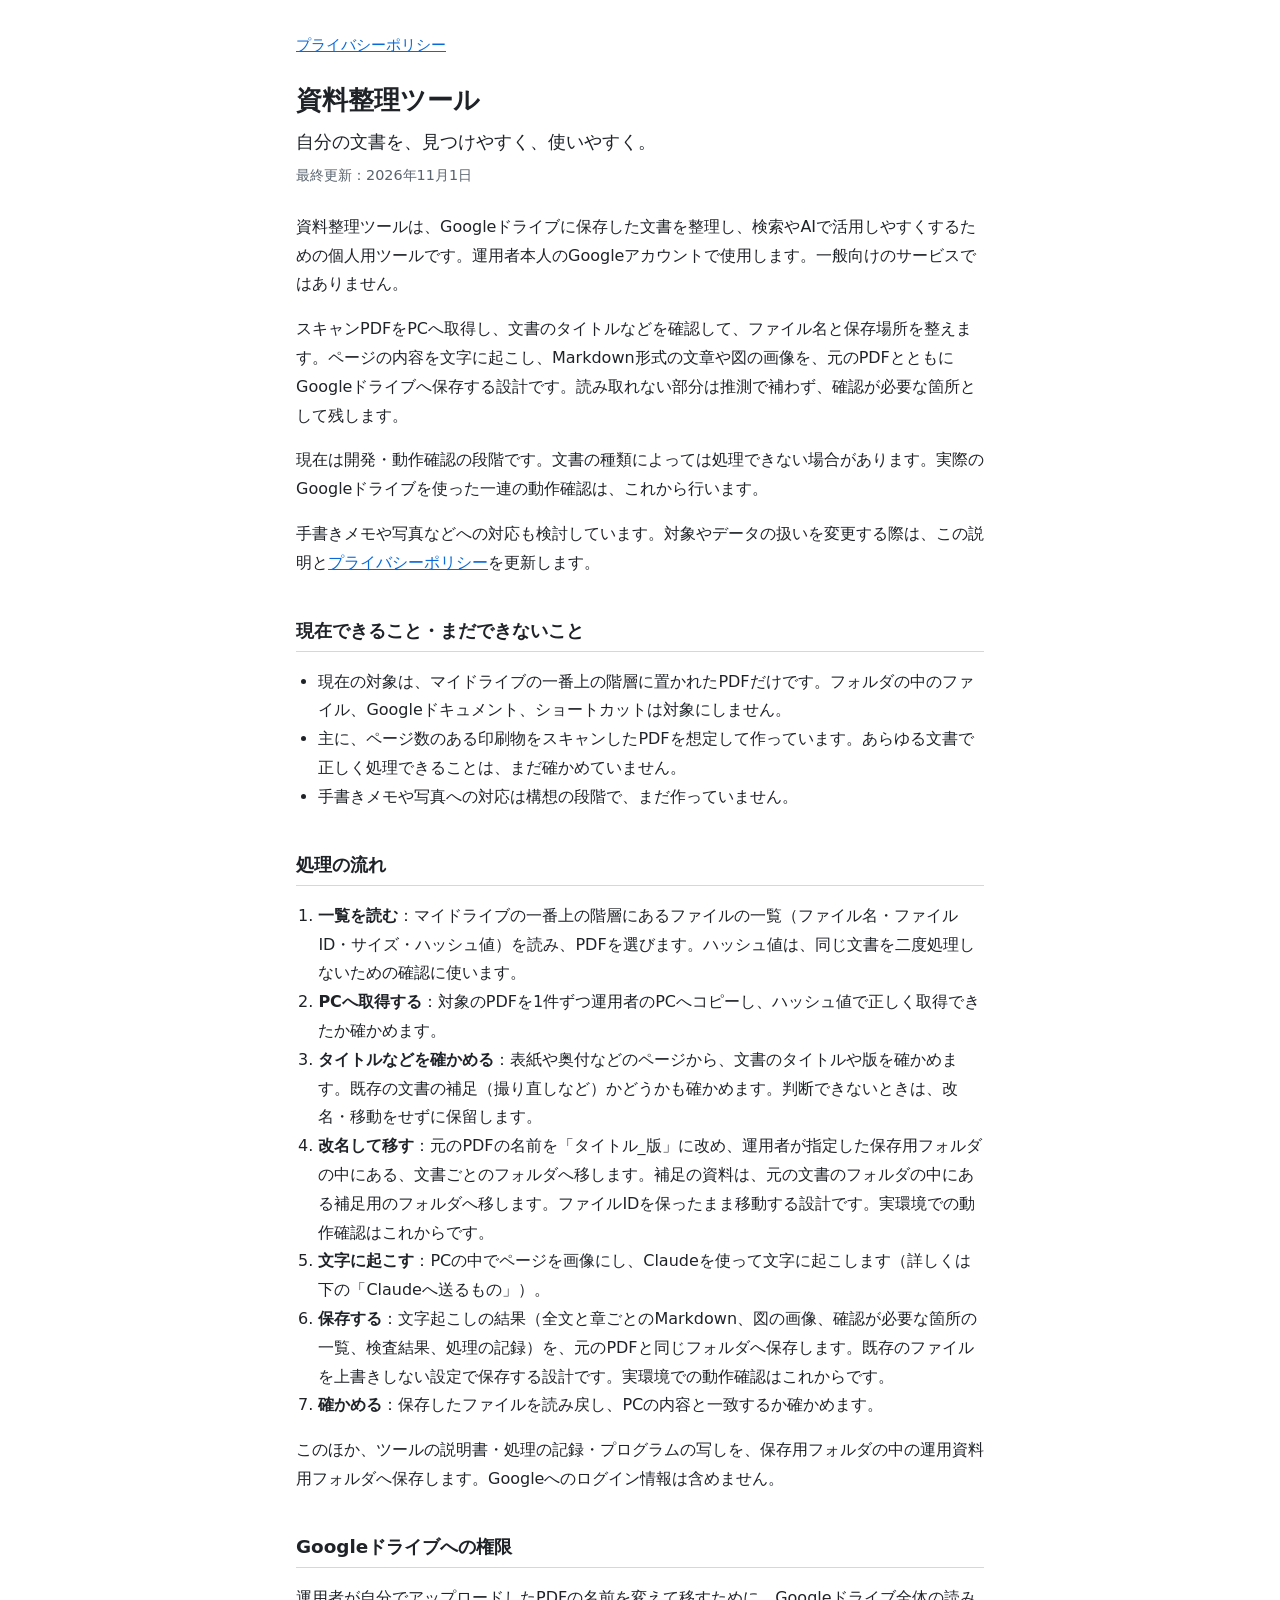
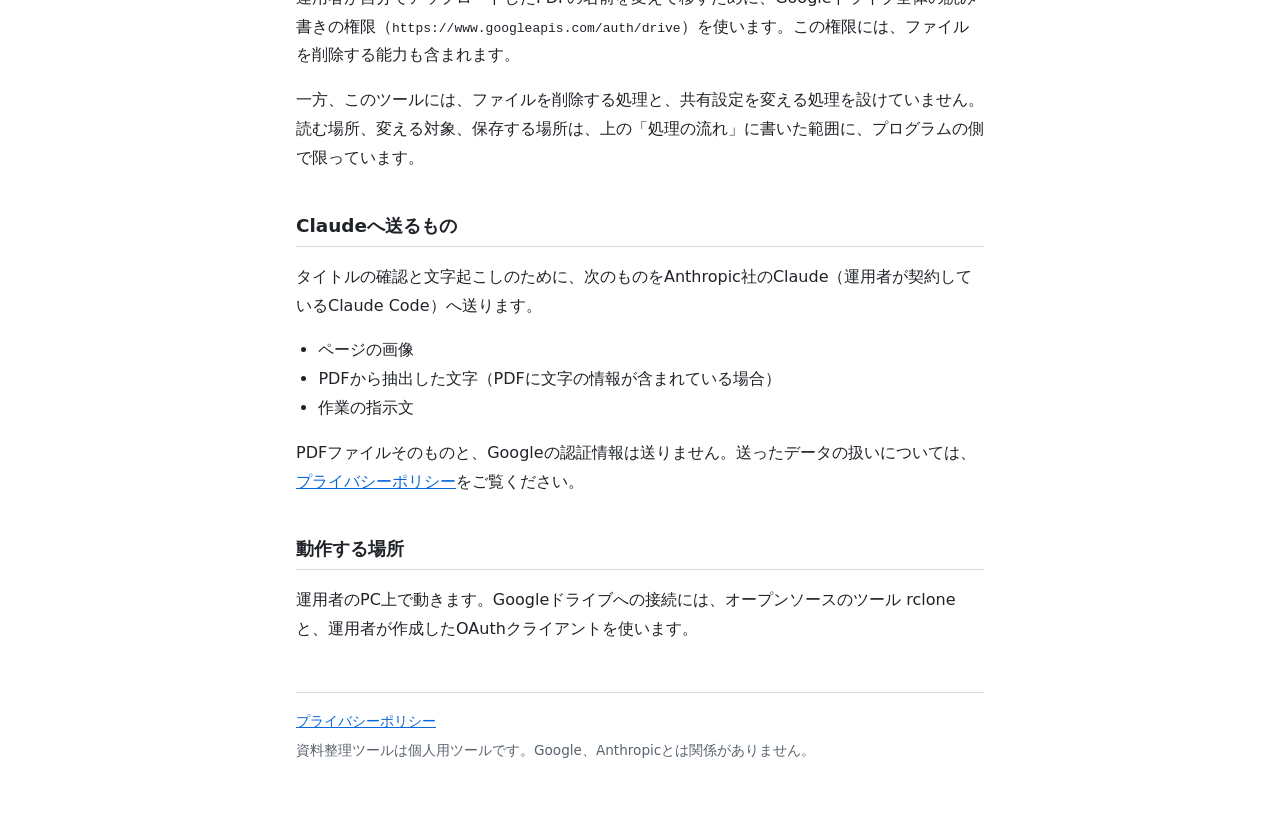
<file: index.html>
<!doctype html>
<html lang="ja">
<head>
<meta charset="utf-8">
<meta name="viewport" content="width=device-width, initial-scale=1">
<title>資料整理ツール</title>
<meta name="description" content="Googleドライブに保存した文書を整理する個人用ツールの説明">
<link rel="stylesheet" href="style.css">
</head>
<body>
<main>
<nav><a href="privacy.html">プライバシーポリシー</a></nav>

<h1>資料整理ツール</h1>
<p class="lead">自分の文書を、見つけやすく、使いやすく。</p>
<p class="meta">最終更新：2026年11月1日</p>

<p>資料整理ツールは、Googleドライブに保存した文書を整理し、検索やAIで活用しやすくするための個人用ツールです。運用者本人のGoogleアカウントで使用します。一般向けのサービスではありません。</p>
<p>スキャンPDFをPCへ取得し、文書のタイトルなどを確認して、ファイル名と保存場所を整えます。ページの内容を文字に起こし、Markdown形式の文章や図の画像を、元のPDFとともにGoogleドライブへ保存する設計です。読み取れない部分は推測で補わず、確認が必要な箇所として残します。</p>
<p>現在は開発・動作確認の段階です。文書の種類によっては処理できない場合があります。実際のGoogleドライブを使った一連の動作確認は、これから行います。</p>
<p>手書きメモや写真などへの対応も検討しています。対象やデータの扱いを変更する際は、この説明と<a href="privacy.html">プライバシーポリシー</a>を更新します。</p>

<h2>現在できること・まだできないこと</h2>
<ul>
  <li>現在の対象は、マイドライブの一番上の階層に置かれたPDFだけです。フォルダの中のファイル、Googleドキュメント、ショートカットは対象にしません。</li>
  <li>主に、ページ数のある印刷物をスキャンしたPDFを想定して作っています。あらゆる文書で正しく処理できることは、まだ確かめていません。</li>
  <li>手書きメモや写真への対応は構想の段階で、まだ作っていません。</li>
</ul>

<h2>処理の流れ</h2>
<ol>
  <li><strong>一覧を読む</strong>：マイドライブの一番上の階層にあるファイルの一覧（ファイル名・ファイルID・サイズ・ハッシュ値）を読み、PDFを選びます。ハッシュ値は、同じ文書を二度処理しないための確認に使います。</li>
  <li><strong>PCへ取得する</strong>：対象のPDFを1件ずつ運用者のPCへコピーし、ハッシュ値で正しく取得できたか確かめます。</li>
  <li><strong>タイトルなどを確かめる</strong>：表紙や奥付などのページから、文書のタイトルや版を確かめます。既存の文書の補足（撮り直しなど）かどうかも確かめます。判断できないときは、改名・移動をせずに保留します。</li>
  <li><strong>改名して移す</strong>：元のPDFの名前を「タイトル_版」に改め、運用者が指定した保存用フォルダの中にある、文書ごとのフォルダへ移します。補足の資料は、元の文書のフォルダの中にある補足用のフォルダへ移します。ファイルIDを保ったまま移動する設計です。実環境での動作確認はこれからです。</li>
  <li><strong>文字に起こす</strong>：PCの中でページを画像にし、Claudeを使って文字に起こします（詳しくは下の「Claudeへ送るもの」）。</li>
  <li><strong>保存する</strong>：文字起こしの結果（全文と章ごとのMarkdown、図の画像、確認が必要な箇所の一覧、検査結果、処理の記録）を、元のPDFと同じフォルダへ保存します。既存のファイルを上書きしない設定で保存する設計です。実環境での動作確認はこれからです。</li>
  <li><strong>確かめる</strong>：保存したファイルを読み戻し、PCの内容と一致するか確かめます。</li>
</ol>
<p>このほか、ツールの説明書・処理の記録・プログラムの写しを、保存用フォルダの中の運用資料用フォルダへ保存します。Googleへのログイン情報は含めません。</p>

<h2>Googleドライブへの権限</h2>
<p>運用者が自分でアップロードしたPDFの名前を変えて移すために、Googleドライブ全体の読み書きの権限（<code>https://www.googleapis.com/auth/drive</code>）を使います。この権限には、ファイルを削除する能力も含まれます。</p>
<p>一方、このツールには、ファイルを削除する処理と、共有設定を変える処理を設けていません。読む場所、変える対象、保存する場所は、上の「処理の流れ」に書いた範囲に、プログラムの側で限っています。</p>

<h2>Claudeへ送るもの</h2>
<p>タイトルの確認と文字起こしのために、次のものをAnthropic社のClaude（運用者が契約しているClaude Code）へ送ります。</p>
<ul>
  <li>ページの画像</li>
  <li>PDFから抽出した文字（PDFに文字の情報が含まれている場合）</li>
  <li>作業の指示文</li>
</ul>
<p>PDFファイルそのものと、Googleの認証情報は送りません。送ったデータの扱いについては、<a href="privacy.html">プライバシーポリシー</a>をご覧ください。</p>

<h2>動作する場所</h2>
<p>運用者のPC上で動きます。Googleドライブへの接続には、オープンソースのツール rclone と、運用者が作成したOAuthクライアントを使います。</p>

<footer>
  <p><a href="privacy.html">プライバシーポリシー</a></p>
  <p>資料整理ツールは個人用ツールです。Google、Anthropicとは関係がありません。</p>
</footer>
</main>
</body>
</html>
</file>
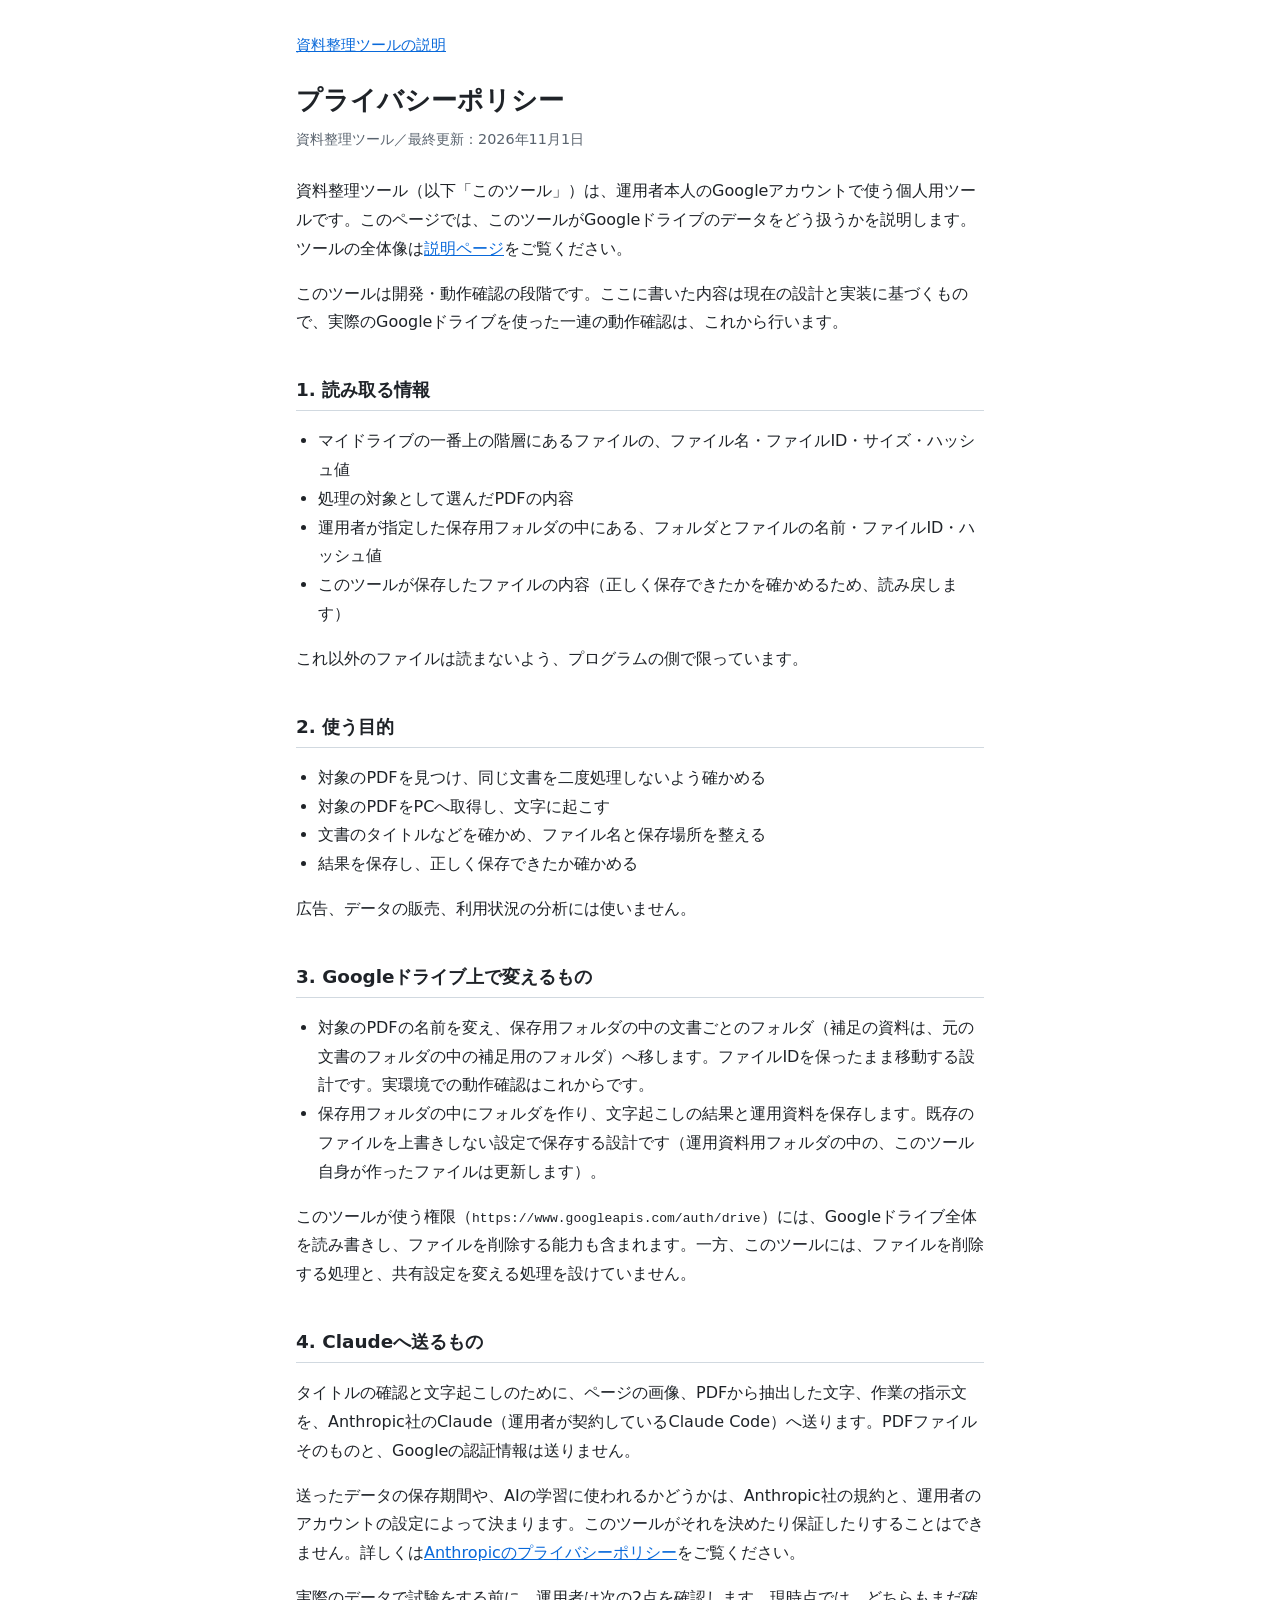
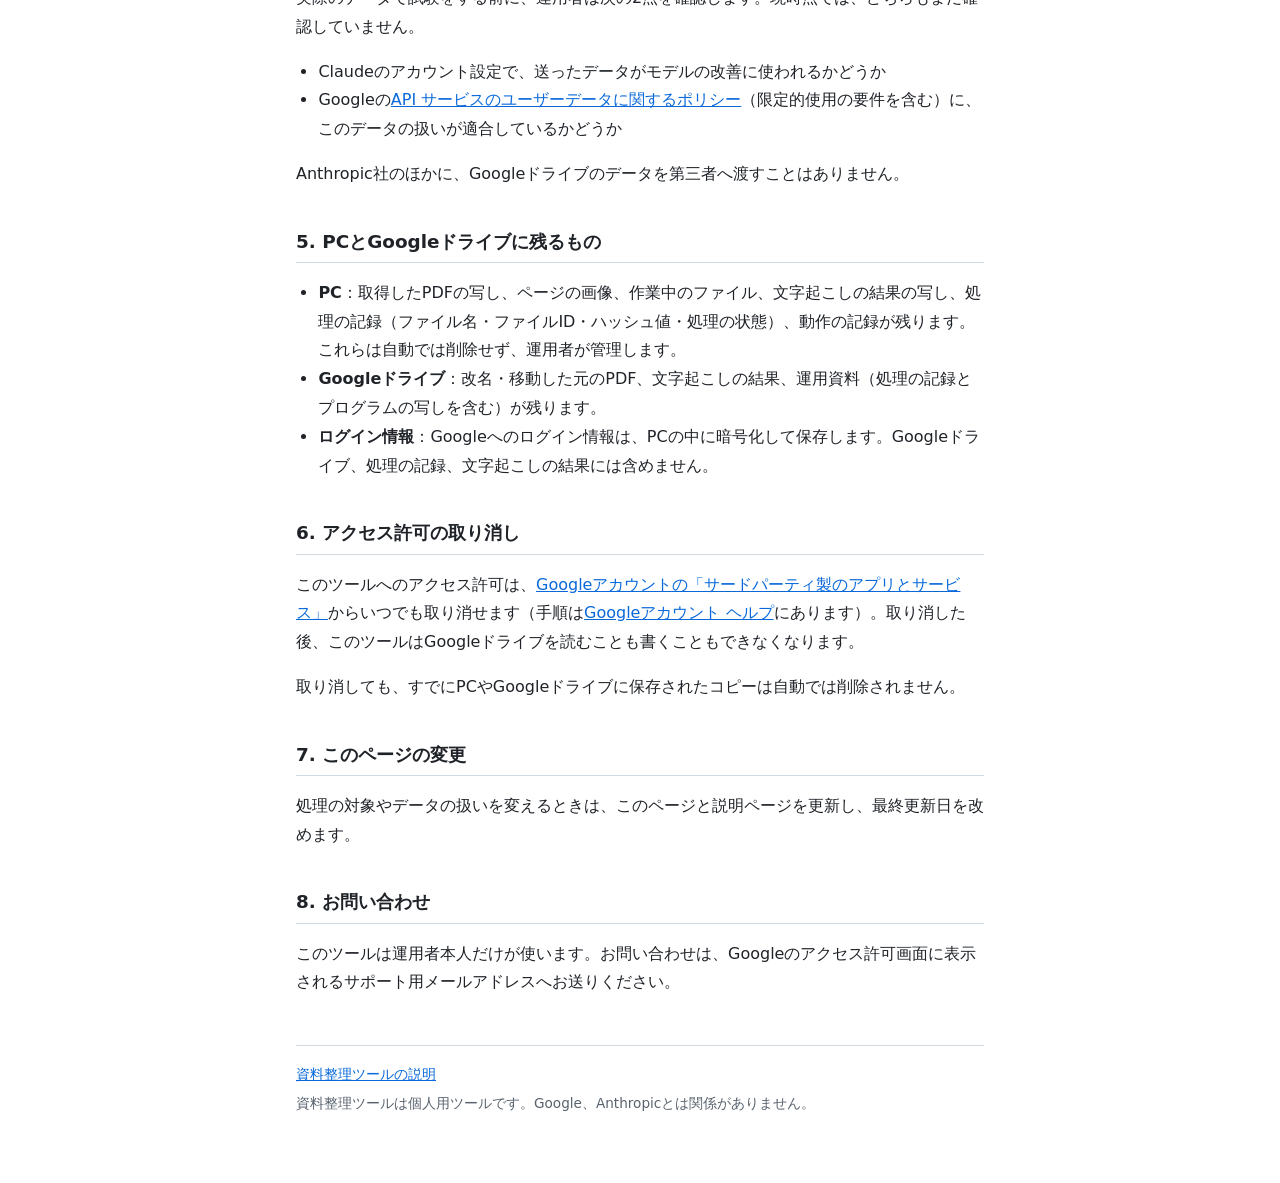
<file: privacy.html>
<!doctype html>
<html lang="ja">
<head>
<meta charset="utf-8">
<meta name="viewport" content="width=device-width, initial-scale=1">
<title>資料整理ツール プライバシーポリシー</title>
<meta name="description" content="個人用ツール「資料整理ツール」のプライバシーポリシー">
<link rel="stylesheet" href="style.css">
</head>
<body>
<main>
<nav><a href="index.html">資料整理ツールの説明</a></nav>

<h1>プライバシーポリシー</h1>
<p class="meta">資料整理ツール／最終更新：2026年11月1日</p>

<p>資料整理ツール（以下「このツール」）は、運用者本人のGoogleアカウントで使う個人用ツールです。このページでは、このツールがGoogleドライブのデータをどう扱うかを説明します。ツールの全体像は<a href="index.html">説明ページ</a>をご覧ください。</p>
<p>このツールは開発・動作確認の段階です。ここに書いた内容は現在の設計と実装に基づくもので、実際のGoogleドライブを使った一連の動作確認は、これから行います。</p>

<h2>1. 読み取る情報</h2>
<ul>
  <li>マイドライブの一番上の階層にあるファイルの、ファイル名・ファイルID・サイズ・ハッシュ値</li>
  <li>処理の対象として選んだPDFの内容</li>
  <li>運用者が指定した保存用フォルダの中にある、フォルダとファイルの名前・ファイルID・ハッシュ値</li>
  <li>このツールが保存したファイルの内容（正しく保存できたかを確かめるため、読み戻します）</li>
</ul>
<p>これ以外のファイルは読まないよう、プログラムの側で限っています。</p>

<h2>2. 使う目的</h2>
<ul>
  <li>対象のPDFを見つけ、同じ文書を二度処理しないよう確かめる</li>
  <li>対象のPDFをPCへ取得し、文字に起こす</li>
  <li>文書のタイトルなどを確かめ、ファイル名と保存場所を整える</li>
  <li>結果を保存し、正しく保存できたか確かめる</li>
</ul>
<p>広告、データの販売、利用状況の分析には使いません。</p>

<h2>3. Googleドライブ上で変えるもの</h2>
<ul>
  <li>対象のPDFの名前を変え、保存用フォルダの中の文書ごとのフォルダ（補足の資料は、元の文書のフォルダの中の補足用のフォルダ）へ移します。ファイルIDを保ったまま移動する設計です。実環境での動作確認はこれからです。</li>
  <li>保存用フォルダの中にフォルダを作り、文字起こしの結果と運用資料を保存します。既存のファイルを上書きしない設定で保存する設計です（運用資料用フォルダの中の、このツール自身が作ったファイルは更新します）。</li>
</ul>
<p>このツールが使う権限（<code>https://www.googleapis.com/auth/drive</code>）には、Googleドライブ全体を読み書きし、ファイルを削除する能力も含まれます。一方、このツールには、ファイルを削除する処理と、共有設定を変える処理を設けていません。</p>

<h2>4. Claudeへ送るもの</h2>
<p>タイトルの確認と文字起こしのために、ページの画像、PDFから抽出した文字、作業の指示文を、Anthropic社のClaude（運用者が契約しているClaude Code）へ送ります。PDFファイルそのものと、Googleの認証情報は送りません。</p>
<p>送ったデータの保存期間や、AIの学習に使われるかどうかは、Anthropic社の規約と、運用者のアカウントの設定によって決まります。このツールがそれを決めたり保証したりすることはできません。詳しくは<a href="https://www.anthropic.com/legal/privacy">Anthropicのプライバシーポリシー</a>をご覧ください。</p>
<p>実際のデータで試験をする前に、運用者は次の2点を確認します。現時点では、どちらもまだ確認していません。</p>
<ul>
  <li>Claudeのアカウント設定で、送ったデータがモデルの改善に使われるかどうか</li>
  <li>Googleの<a href="https://developers.google.com/terms/api-services-user-data-policy">API サービスのユーザーデータに関するポリシー</a>（限定的使用の要件を含む）に、このデータの扱いが適合しているかどうか</li>
</ul>
<p>Anthropic社のほかに、Googleドライブのデータを第三者へ渡すことはありません。</p>

<h2>5. PCとGoogleドライブに残るもの</h2>
<ul>
  <li><strong>PC</strong>：取得したPDFの写し、ページの画像、作業中のファイル、文字起こしの結果の写し、処理の記録（ファイル名・ファイルID・ハッシュ値・処理の状態）、動作の記録が残ります。これらは自動では削除せず、運用者が管理します。</li>
  <li><strong>Googleドライブ</strong>：改名・移動した元のPDF、文字起こしの結果、運用資料（処理の記録とプログラムの写しを含む）が残ります。</li>
  <li><strong>ログイン情報</strong>：Googleへのログイン情報は、PCの中に暗号化して保存します。Googleドライブ、処理の記録、文字起こしの結果には含めません。</li>
</ul>

<h2>6. アクセス許可の取り消し</h2>
<p>このツールへのアクセス許可は、<a href="https://myaccount.google.com/connections">Googleアカウントの「サードパーティ製のアプリとサービス」</a>からいつでも取り消せます（手順は<a href="https://support.google.com/accounts/answer/13533235?hl=ja">Googleアカウント ヘルプ</a>にあります）。取り消した後、このツールはGoogleドライブを読むことも書くこともできなくなります。</p>
<p>取り消しても、すでにPCやGoogleドライブに保存されたコピーは自動では削除されません。</p>

<h2>7. このページの変更</h2>
<p>処理の対象やデータの扱いを変えるときは、このページと説明ページを更新し、最終更新日を改めます。</p>

<h2>8. お問い合わせ</h2>
<p>このツールは運用者本人だけが使います。お問い合わせは、Googleのアクセス許可画面に表示されるサポート用メールアドレスへお送りください。</p>

<footer>
  <p><a href="index.html">資料整理ツールの説明</a></p>
  <p>資料整理ツールは個人用ツールです。Google、Anthropicとは関係がありません。</p>
</footer>
</main>
</body>
</html>
</file>
<file: style.css>
:root {
  --bg: #ffffff;
  --fg: #1f2328;
  --muted: #59636e;
  --line: #d1d9e0;
  --link: #0969da;
}
@media (prefers-color-scheme: dark) {
  :root {
    --bg: #0d1117;
    --fg: #e6edf3;
    --muted: #9198a1;
    --line: #3d444d;
    --link: #4493f8;
  }
}
* { box-sizing: border-box; }
body {
  margin: 0;
  background: var(--bg);
  color: var(--fg);
  font-family: system-ui, -apple-system, "Segoe UI", "Hiragino Sans", "Noto Sans JP", "Yu Gothic UI", sans-serif;
  line-height: 1.8;
}
main { max-width: 720px; margin: 0 auto; padding: 32px 16px 64px; }
h1 { font-size: 1.6rem; line-height: 1.4; margin: 0 0 8px; }
h2 { font-size: 1.15rem; margin: 36px 0 8px; padding-bottom: 4px; border-bottom: 1px solid var(--line); }
p, li { overflow-wrap: anywhere; }
ul, ol { padding-left: 1.4em; }
a { color: var(--link); }
.meta { color: var(--muted); font-size: 0.9rem; margin: 0 0 24px; }
nav { font-size: 0.95rem; margin-bottom: 24px; }
footer { margin-top: 48px; padding-top: 12px; border-top: 1px solid var(--line); color: var(--muted); font-size: 0.85rem; }
.lead { font-size: 1.1rem; margin: 0 0 4px; }
footer p { margin: 4px 0; }
</file>
